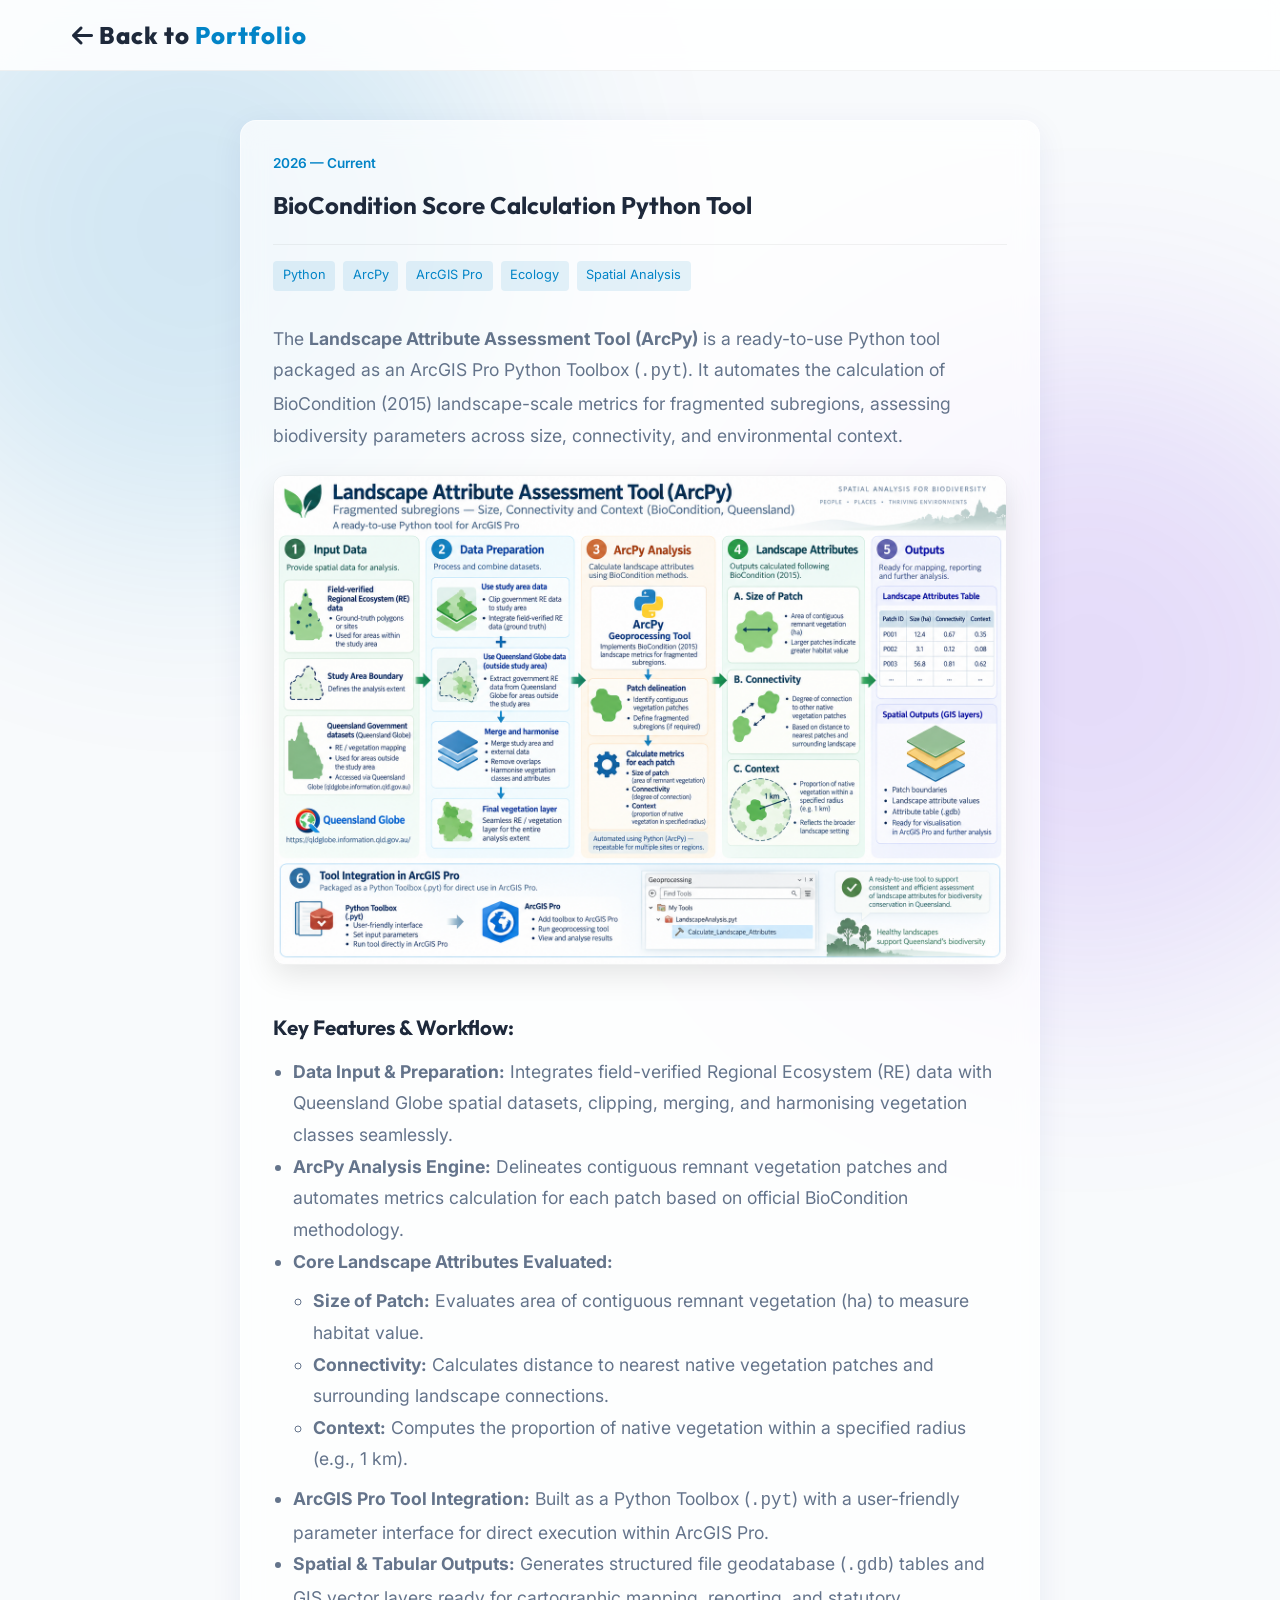
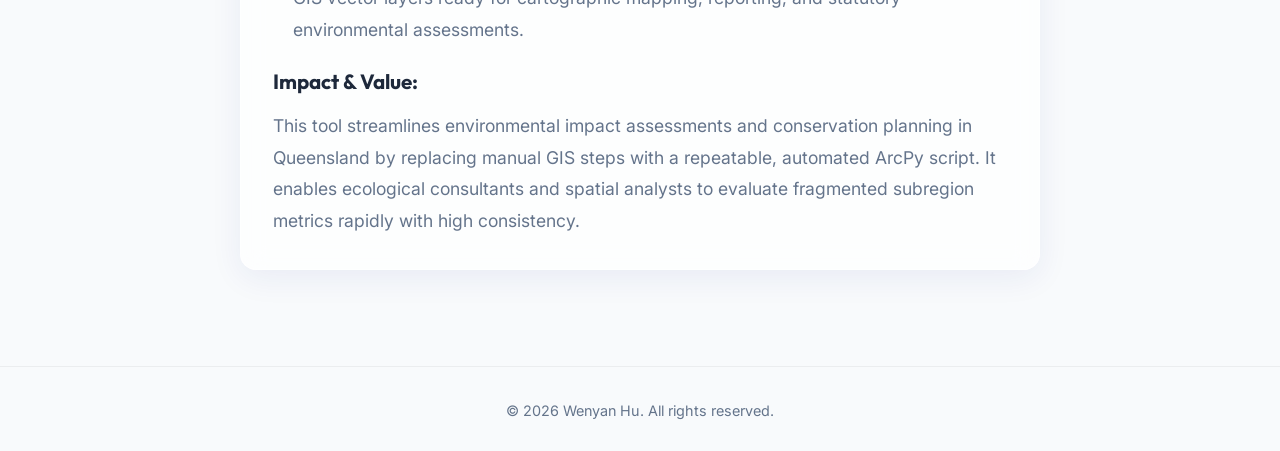
<file: biocondition.html>
<!DOCTYPE html>
<html lang="en">

<head>
    <meta charset="UTF-8">
    <meta name="viewport" content="width=device-width, initial-scale=1.0">
    <title>BioCondition Score Calculation Tool | Wenyan Hu</title>
    <meta name="description"
        content="Automated Python and ArcPy geoprocessing tool for ArcGIS Pro to calculate BioCondition landscape metrics by Wenyan Hu.">
    <link
        href="https://fonts.googleapis.com/css2?family=Inter:wght@300;400;500;600&family=Outfit:wght@400;600;800&display=swap"
        rel="stylesheet">
    <link rel="stylesheet" href="https://cdnjs.cloudflare.com/ajax/libs/font-awesome/6.4.0/css/all.min.css">
    <link rel="stylesheet" href="style.css">
</head>

<body>
    <!-- Simplified Navbar -->
    <nav class="navbar">
        <div class="nav-content">
            <a href="index.html#projects" class="logo"><i class="fas fa-arrow-left"></i> Back to
                <span>Portfolio</span></a>
        </div>
    </nav>

    <section class="section" style="padding-top: 120px; min-height: 100vh;">
        <div class="container">
            <div class="glass-card" style="max-width: 800px; margin: 0 auto;">
                <div class="project-year" style="color: var(--primary-color); font-weight: 600; margin-bottom: 1rem;">
                    2026 — Current</div>
                <h1 style="color: var(--text-color); font-family: var(--font-heading); margin-bottom: 1.5rem;">
                    BioCondition Score Calculation Python Tool</h1>

                <div class="project-tags" style="margin-bottom: 2rem;">
                    <span>Python</span><span>ArcPy</span><span>ArcGIS Pro</span><span>Ecology</span><span>Spatial
                        Analysis</span>
                </div>

                <div style="color: var(--text-muted); font-size: 1.1rem; line-height: 1.8;">
                    <p style="margin-bottom: 1.5rem;">
                        The <strong>Landscape Attribute Assessment Tool (ArcPy)</strong> is a ready-to-use Python tool
                        packaged as an ArcGIS Pro Python Toolbox (<code>.pyt</code>). It automates the calculation of
                        BioCondition (2015) landscape-scale metrics for fragmented subregions, assessing biodiversity
                        parameters across size, connectivity, and environmental context.
                    </p>

                    <!-- Main Project Image -->
                    <div style="margin-bottom: 2.5rem; text-align: center;">
                        <img src="photos/biocondition.png"
                            alt="BioCondition Score Calculation Tool Architecture & Workflow"
                            style="width: 100%; border-radius: 12px; box-shadow: 0 10px 30px rgba(0,0,0,0.1); border: 1px solid rgba(0,0,0,0.05);">
                    </div>

                    <h3 style="color: var(--text-color); margin-bottom: 1rem;">Key Features & Workflow:</h3>
                    <ul style="list-style-type: disc; margin-left: 20px; margin-bottom: 1.5rem;">
                        <li><strong>Data Input & Preparation:</strong> Integrates field-verified Regional Ecosystem (RE)
                            data with Queensland Globe spatial datasets, clipping, merging, and harmonising vegetation
                            classes seamlessly.</li>
                        <li><strong>ArcPy Analysis Engine:</strong> Delineates contiguous remnant vegetation patches and
                            automates metrics calculation for each patch based on official BioCondition methodology.
                        </li>
                        <li><strong>Core Landscape Attributes Evaluated:</strong>
                            <ul
                                style="list-style-type: circle; margin-left: 20px; margin-top: 0.5rem; margin-bottom: 0.5rem;">
                                <li><strong>Size of Patch:</strong> Evaluates area of contiguous remnant vegetation (ha)
                                    to measure habitat value.</li>
                                <li><strong>Connectivity:</strong> Calculates distance to nearest native vegetation
                                    patches and surrounding landscape connections.</li>
                                <li><strong>Context:</strong> Computes the proportion of native vegetation within a
                                    specified radius (e.g., 1 km).</li>
                            </ul>
                        </li>
                        <li><strong>ArcGIS Pro Tool Integration:</strong> Built as a Python Toolbox (<code>.pyt</code>)
                            with a user-friendly parameter interface for direct execution within ArcGIS Pro.</li>
                        <li><strong>Spatial & Tabular Outputs:</strong> Generates structured file geodatabase
                            (<code>.gdb</code>) tables and GIS vector layers ready for cartographic mapping, reporting,
                            and statutory environmental assessments.</li>
                    </ul>

                    <h3 style="color: var(--text-color); margin-bottom: 1rem;">Impact & Value:</h3>
                    <p>
                        This tool streamlines environmental impact assessments and conservation planning in Queensland
                        by replacing manual GIS steps with a repeatable, automated ArcPy script. It enables ecological
                        consultants and spatial analysts to evaluate fragmented subregion metrics rapidly with high
                        consistency.
                    </p>
                </div>
            </div>
        </div>
    </section>

    <footer>
        <div class="container text-center">
            <p>&copy; <span id="year"></span> Wenyan Hu. All rights reserved.</p>
        </div>
    </footer>
    <script src="script.js"></script>
    <script>
        document.getElementById('year').textContent = new Date().getFullYear();
    </script>
</body>

</html>
</file>
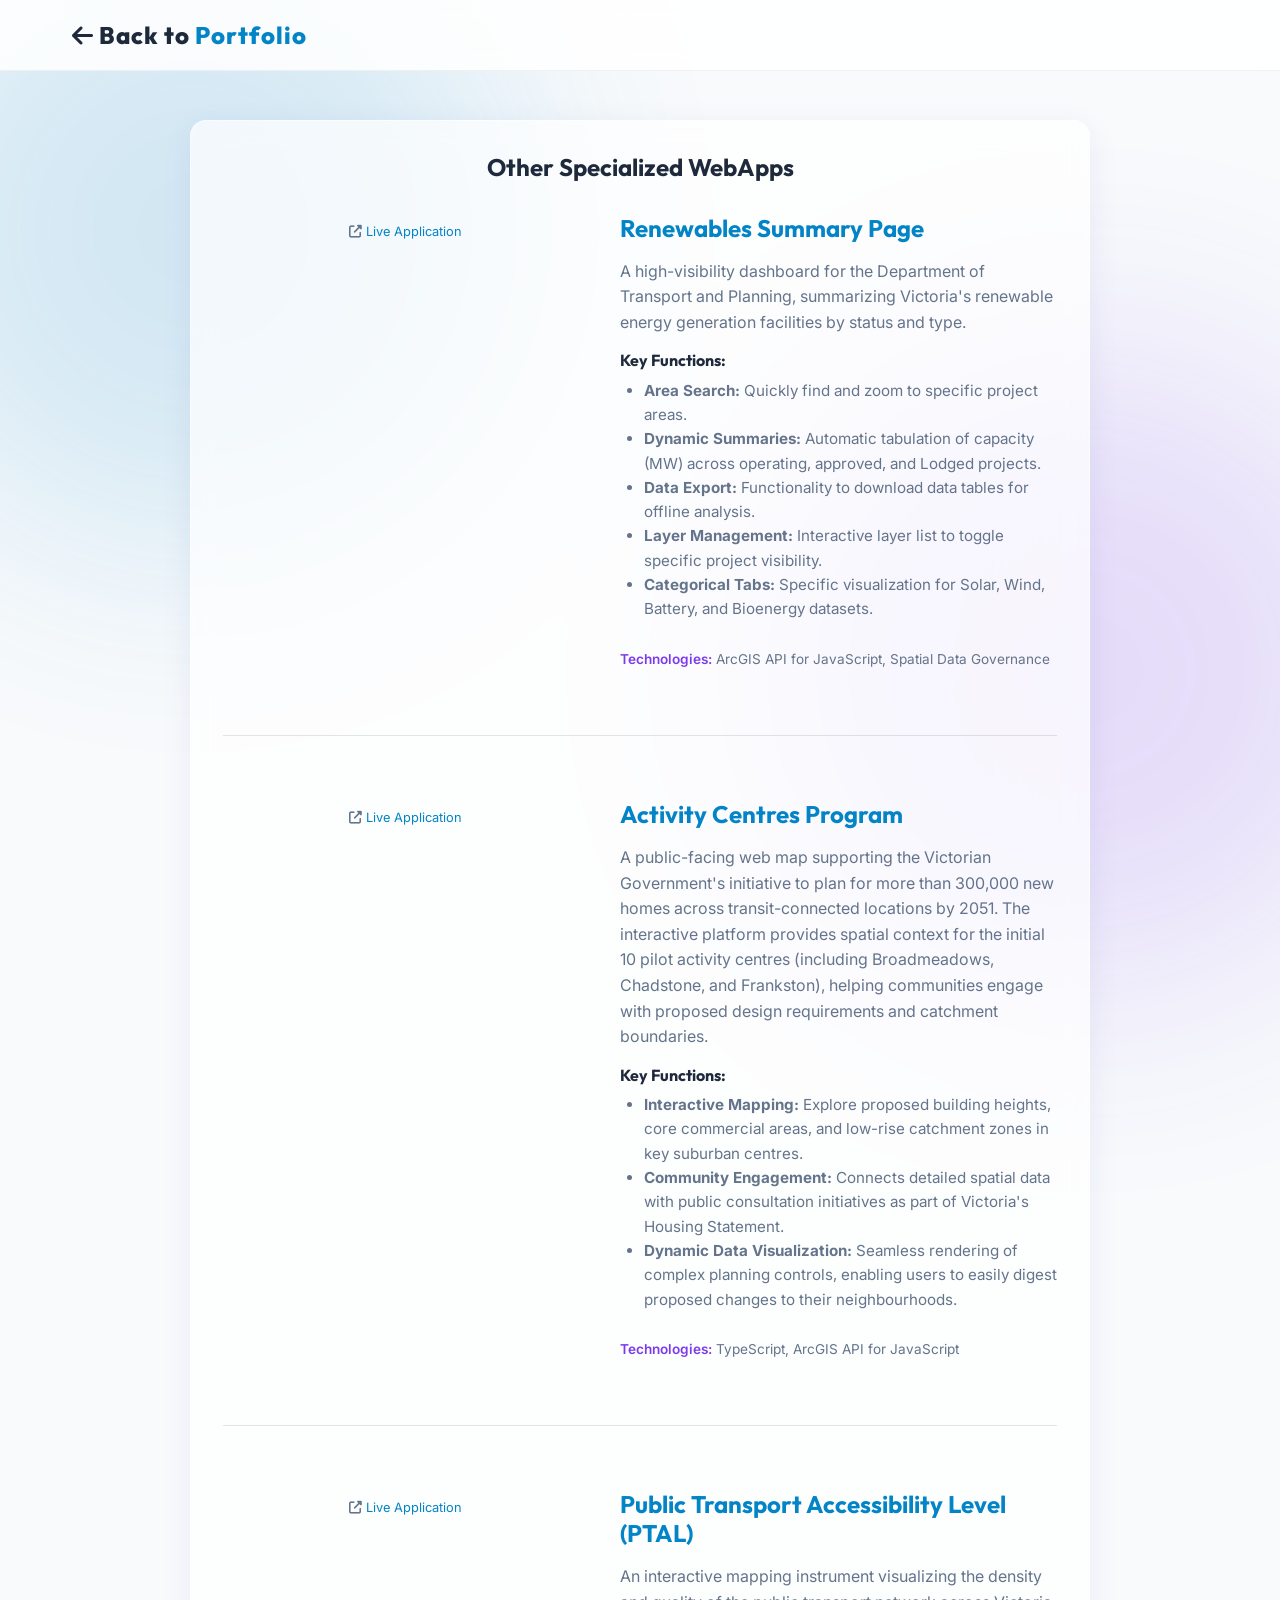
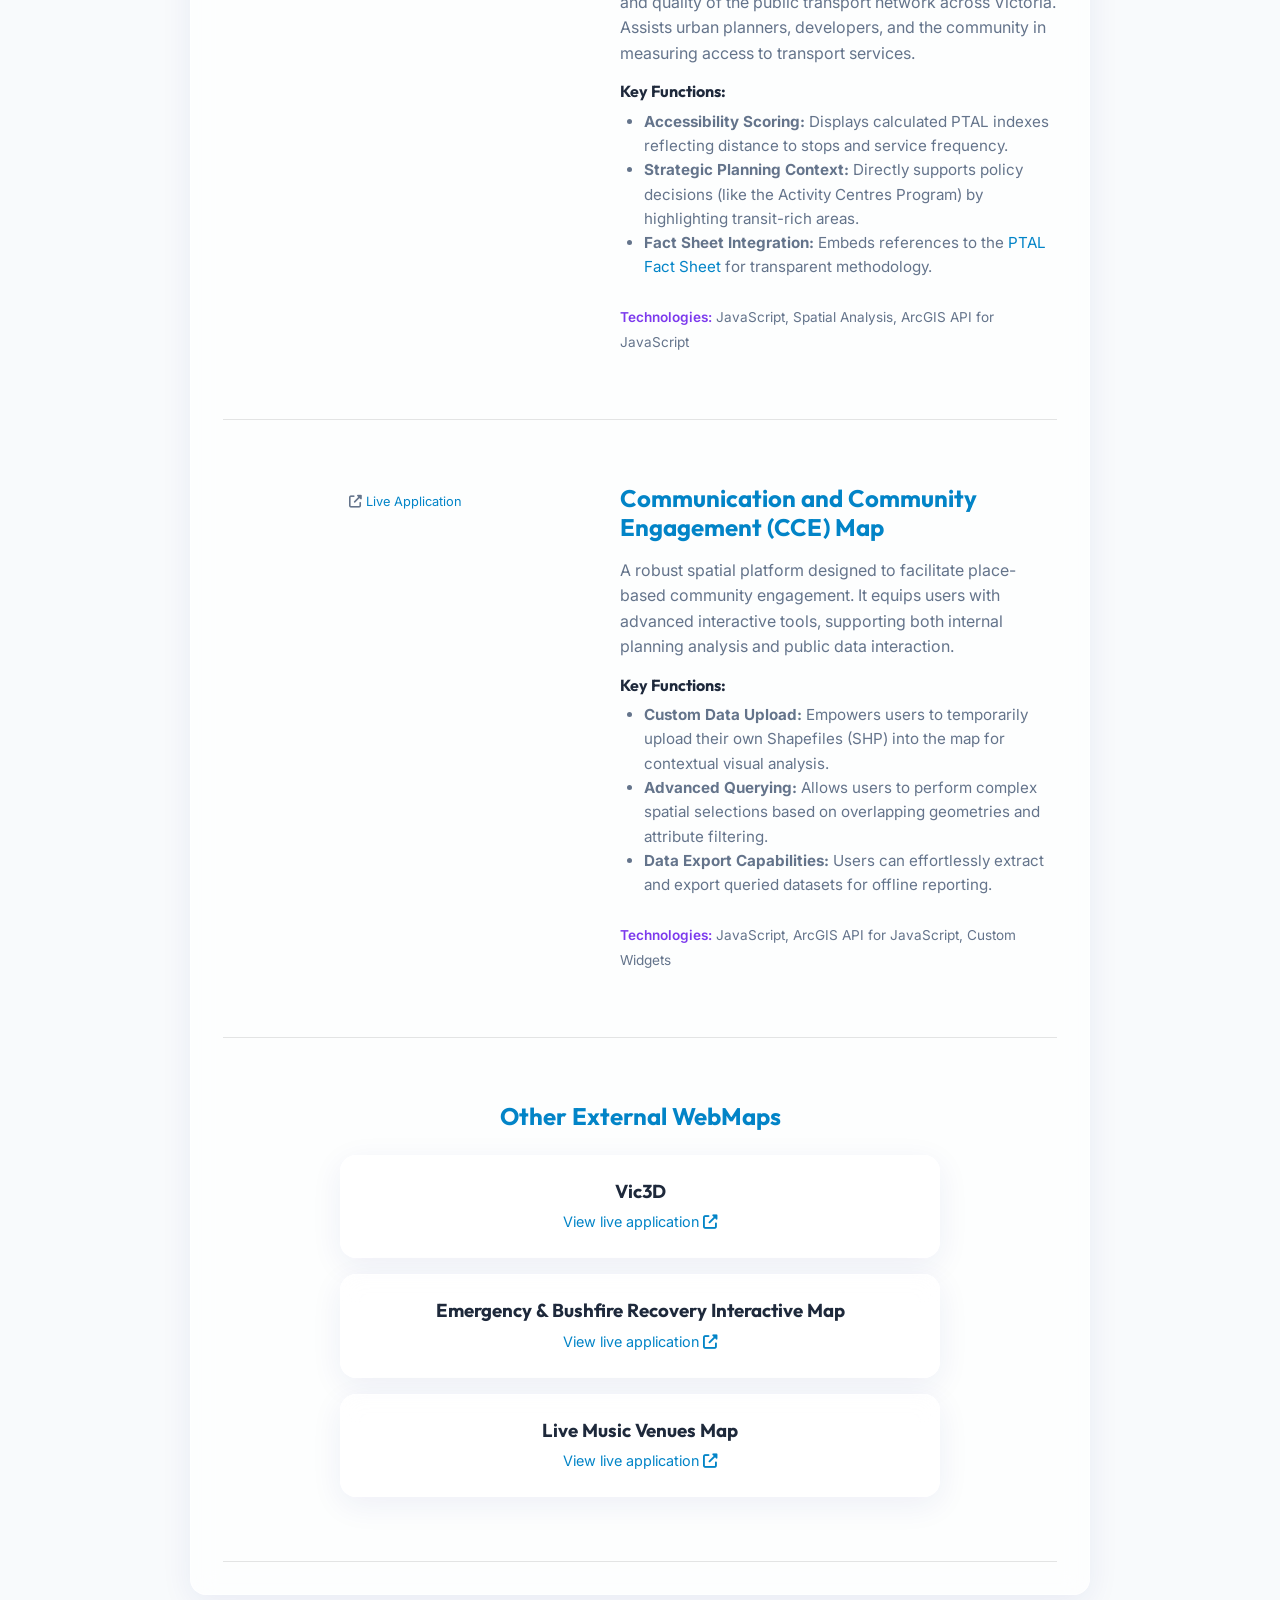
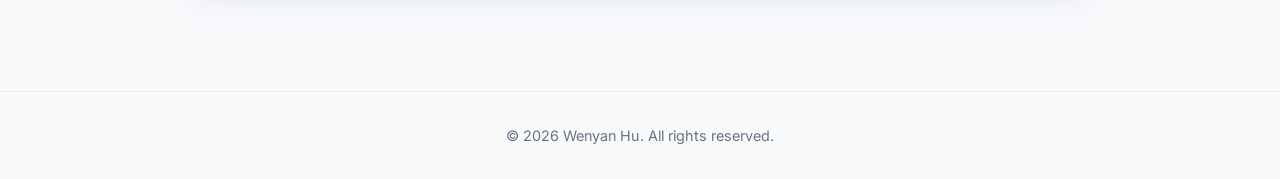
<file: other-webapps.html>
<!DOCTYPE html>
<html lang="en">

<head>
    <meta charset="UTF-8">
    <meta name="viewport" content="width=device-width, initial-scale=1.0">
    <title>Other WebApps Portfolio | Wenyan Hu</title>
    <meta name="description"
        content="A collection of specialized GIS web applications, dashboards, and administrative tools developed by Wenyan Hu.">
    <link
        href="https://fonts.googleapis.com/css2?family=Inter:wght@300;400;500;600&family=Outfit:wght@400;600;800&display=swap"
        rel="stylesheet">
    <link rel="stylesheet" href="https://cdnjs.cloudflare.com/ajax/libs/font-awesome/6.4.0/css/all.min.css">
    <link rel="stylesheet" href="style.css">
</head>

<body>
    <!-- Simplified Navbar -->
    <nav class="navbar">
        <div class="nav-content">
            <a href="index.html#projects" class="logo"><i class="fas fa-arrow-left"></i> Back to
                <span>Portfolio</span></a>
        </div>
    </nav>

    <section class="section" style="padding-top: 120px; min-height: 100vh;">
        <div class="container">
            <div class="glass-card" style="max-width: 900px; margin: 0 auto;">
                <h1
                    style="color: var(--text-color); font-family: var(--font-heading); margin-bottom: 2rem; text-align: center;">
                    Other Specialized WebApps</h1>

                <!-- Project Items List -->
                <div class="webapps-list" style="display: flex; flex-direction: column; gap: 4rem;">

                    <!-- App Item 1: Renewables Summary -->
                    <div class="webapp-item animate-on-scroll">
                        <div style="display: grid; grid-template-columns: 1fr 1.2fr; gap: 2rem; align-items: start;">
                            <div class="webapp-screenshot">
                                <a href="https://spatial.planning.vic.gov.au/planningwebmaps/renewablessummary.html"
                                    target="_blank" rel="noopener noreferrer">
                                </a>
                                <p
                                    style="font-size: 0.8rem; text-align: center; margin-top: 0.5rem; color: var(--text-muted);">
                                    <i class="fas fa-external-link-alt"></i> <a
                                        href="https://spatial.planning.vic.gov.au/planningwebmaps/renewablessummary.html"
                                        target="_blank">Live Application</a>
                                </p>
                            </div>
                            <div class="webapp-details">
                                <h2 style="color: var(--primary-color); margin-bottom: 1rem;">Renewables Summary Page
                                </h2>
                                <p style="color: var(--text-muted); margin-bottom: 1rem;">
                                    A high-visibility dashboard for the Department of Transport and Planning,
                                    summarizing Victoria's renewable energy generation facilities by status and type.
                                </p>
                                <h3 style="font-size: 1rem; color: var(--text-color); margin-bottom: 0.5rem;">Key
                                    Functions:</h3>
                                <ul
                                    style="list-style-type: disc; margin-left: 1.5rem; color: var(--text-muted); font-size: 0.95rem;">
                                    <li><strong>Area Search:</strong> Quickly find and zoom to specific project areas.
                                    </li>
                                    <li><strong>Dynamic Summaries:</strong> Automatic tabulation of capacity (MW) across
                                        operating, approved, and Lodged projects.</li>
                                    <li><strong>Data Export:</strong> Functionality to download data tables for offline
                                        analysis.</li>
                                    <li><strong>Layer Management:</strong> Interactive layer list to toggle specific
                                        project visibility.</li>
                                    <li><strong>Categorical Tabs:</strong> Specific visualization for Solar, Wind,
                                        Battery, and Bioenergy datasets.</li>
                                </ul>
                                <div style="margin-top: 1.5rem;">
                                    <span
                                        style="font-size: 0.85rem; color: var(--accent-color); font-weight: 600;">Technologies:</span>
                                    <span style="font-size: 0.85rem; color: var(--text-muted);">ArcGIS API for
                                        JavaScript, Spatial Data Governance</span>
                                </div>
                            </div>
                        </div>
                    </div>

                    <hr style="border: 0; border-top: 1px solid rgba(0,0,0,0.1);">

                    <!-- App Item 2: Activity Centres Program -->
                    <div class="webapp-item animate-on-scroll">
                        <div style="display: grid; grid-template-columns: 1fr 1.2fr; gap: 2rem; align-items: start;">
                            <div class="webapp-screenshot">
                                <a href="https://spatial.planning.vic.gov.au/activitycentre/" target="_blank"
                                    rel="noopener noreferrer">
                                </a>
                                <p
                                    style="font-size: 0.8rem; text-align: center; margin-top: 0.5rem; color: var(--text-muted);">
                                    <i class="fas fa-external-link-alt"></i> <a
                                        href="https://spatial.planning.vic.gov.au/activitycentre/" target="_blank">Live
                                        Application</a>
                                </p>
                            </div>
                            <div class="webapp-details">
                                <h2 style="color: var(--primary-color); margin-bottom: 1rem;">Activity Centres Program
                                </h2>
                                <p style="color: var(--text-muted); margin-bottom: 1rem;">
                                    A public-facing web map supporting the Victorian Government's initiative to plan for
                                    more than 300,000 new homes across transit-connected locations by 2051. The
                                    interactive platform provides spatial context for the initial 10 pilot activity
                                    centres (including Broadmeadows, Chadstone, and Frankston), helping communities
                                    engage with proposed design requirements and catchment boundaries.
                                </p>
                                <h3 style="font-size: 1rem; color: var(--text-color); margin-bottom: 0.5rem;">Key
                                    Functions:</h3>
                                <ul
                                    style="list-style-type: disc; margin-left: 1.5rem; color: var(--text-muted); font-size: 0.95rem;">
                                    <li><strong>Interactive Mapping:</strong> Explore proposed building heights, core
                                        commercial areas, and low-rise catchment zones in key suburban centres.</li>
                                    <li><strong>Community Engagement:</strong> Connects detailed spatial data with
                                        public consultation initiatives as part of Victoria's Housing Statement.</li>
                                    <li><strong>Dynamic Data Visualization:</strong> Seamless rendering of complex
                                        planning controls, enabling users to easily digest proposed changes to their
                                        neighbourhoods.</li>
                                </ul>
                                <div style="margin-top: 1.5rem;">
                                    <span
                                        style="font-size: 0.85rem; color: var(--accent-color); font-weight: 600;">Technologies:</span>
                                    <span style="font-size: 0.85rem; color: var(--text-muted);">TypeScript, ArcGIS API
                                        for JavaScript</span>
                                </div>
                            </div>
                        </div>
                    </div>

                    <hr style="border: 0; border-top: 1px solid rgba(0,0,0,0.1);">

                    <!-- App Item 3: Public Transport Accessibility Level (PTAL) -->
                    <div class="webapp-item animate-on-scroll">
                        <div style="display: grid; grid-template-columns: 1fr 1.2fr; gap: 2rem; align-items: start;">
                            <div class="webapp-screenshot">
                                <a href="https://spatial.planning.vic.gov.au/planningwebmaps/ptal.html" target="_blank"
                                    rel="noopener noreferrer">
                                </a>
                                <p
                                    style="font-size: 0.8rem; text-align: center; margin-top: 0.5rem; color: var(--text-muted);">
                                    <i class="fas fa-external-link-alt"></i> <a
                                        href="https://spatial.planning.vic.gov.au/planningwebmaps/ptal.html"
                                        target="_blank">Live
                                        Application</a>
                                </p>
                            </div>
                            <div class="webapp-details">
                                <h2 style="color: var(--primary-color); margin-bottom: 1rem;">Public Transport
                                    Accessibility Level (PTAL)
                                </h2>
                                <p style="color: var(--text-muted); margin-bottom: 1rem;">
                                    An interactive mapping instrument visualizing the density and quality of the public
                                    transport network across Victoria. Assists urban planners, developers, and the
                                    community in measuring access to transport services.
                                </p>
                                <h3 style="font-size: 1rem; color: var(--text-color); margin-bottom: 0.5rem;">Key
                                    Functions:</h3>
                                <ul
                                    style="list-style-type: disc; margin-left: 1.5rem; color: var(--text-muted); font-size: 0.95rem;">
                                    <li><strong>Accessibility Scoring:</strong> Displays calculated PTAL indexes
                                        reflecting distance to stops and service frequency.</li>
                                    <li><strong>Strategic Planning Context:</strong> Directly supports policy decisions
                                        (like the Activity Centres Program) by highlighting transit-rich areas.</li>
                                    <li><strong>Fact Sheet Integration:</strong> Embeds references to the <a
                                            href="https://www.planning.vic.gov.au/__data/assets/pdf_file/0033/762738/PTAL-Fact-Sheet-December-2025.pdf"
                                            target="_blank" style="color: var(--primary-color);">PTAL Fact Sheet</a> for
                                        transparent methodology.</li>
                                </ul>
                                <div style="margin-top: 1.5rem;">
                                    <span
                                        style="font-size: 0.85rem; color: var(--accent-color); font-weight: 600;">Technologies:</span>
                                    <span style="font-size: 0.85rem; color: var(--text-muted);">JavaScript, Spatial
                                        Analysis, ArcGIS API for JavaScript</span>
                                </div>
                            </div>
                        </div>
                    </div>

                    <hr style="border: 0; border-top: 1px solid rgba(0,0,0,0.1);">

                    <!-- App Item 4: Communication Engagement -->
                    <div class="webapp-item animate-on-scroll">
                        <div style="display: grid; grid-template-columns: 1fr 1.2fr; gap: 2rem; align-items: start;">
                            <div class="webapp-screenshot">
                                <a href="https://spatial.planning.vic.gov.au/planningwebmaps/cceplacebasedmap.html"
                                    target="_blank" rel="noopener noreferrer">
                                </a>
                                <p
                                    style="font-size: 0.8rem; text-align: center; margin-top: 0.5rem; color: var(--text-muted);">
                                    <i class="fas fa-external-link-alt"></i> <a
                                        href="https://spatial.planning.vic.gov.au/planningwebmaps/cceplacebasedmap.html"
                                        target="_blank">Live
                                        Application</a>
                                </p>
                            </div>
                            <div class="webapp-details">
                                <h2 style="color: var(--primary-color); margin-bottom: 1rem;">Communication and
                                    Community Engagement (CCE) Map
                                </h2>
                                <p style="color: var(--text-muted); margin-bottom: 1rem;">
                                    A robust spatial platform designed to facilitate place-based community engagement.
                                    It equips users with advanced interactive tools, supporting both internal planning
                                    analysis and public data interaction.
                                </p>
                                <h3 style="font-size: 1rem; color: var(--text-color); margin-bottom: 0.5rem;">Key
                                    Functions:</h3>
                                <ul
                                    style="list-style-type: disc; margin-left: 1.5rem; color: var(--text-muted); font-size: 0.95rem;">
                                    <li><strong>Custom Data Upload:</strong> Empowers users to temporarily upload their
                                        own Shapefiles (SHP) into the map for contextual visual analysis.</li>
                                    <li><strong>Advanced Querying:</strong> Allows users to perform complex spatial
                                        selections based on overlapping geometries and attribute filtering.</li>
                                    <li><strong>Data Export Capabilities:</strong> Users can effortlessly extract and
                                        export queried datasets for offline reporting.</li>
                                </ul>
                                <div style="margin-top: 1.5rem;">
                                    <span
                                        style="font-size: 0.85rem; color: var(--accent-color); font-weight: 600;">Technologies:</span>
                                    <span style="font-size: 0.85rem; color: var(--text-muted);">JavaScript, ArcGIS API
                                        for JavaScript, Custom Widgets</span>
                                </div>
                            </div>
                        </div>
                    </div>

                    <hr style="border: 0; border-top: 1px solid rgba(0,0,0,0.1);">

                    <!-- Other Mentionable WebMaps -->
                    <div class="webapp-item animate-on-scroll">
                        <h2 style="color: var(--primary-color); margin-bottom: 1.5rem; text-align: center;">Other
                            External WebMaps</h2>
                        <div
                            style="display: flex; flex-direction: column; gap: 1rem; align-items: center; max-width: 600px; margin: 0 auto;">

                            <a href="https://www.planning.vic.gov.au/guides-and-resources/council-resources/planning-in-3d/vic3d"
                                target="_blank" class="glass-card"
                                style="width: 100%; text-align: center; text-decoration: none; padding: 1.5rem; transition: transform 0.3s ease;">
                                <h3 style="color: var(--text-color); margin-bottom: 0.5rem;">Vic3D</h3>
                                <p style="color: var(--primary-color); font-size: 0.9rem;">View live application <i
                                        class="fas fa-external-link-alt"></i></p>
                            </a>

                            <a href="https://spatial.planning.vic.gov.au/planningwebmaps/ebrp.html" target="_blank"
                                class="glass-card"
                                style="width: 100%; text-align: center; text-decoration: none; padding: 1.5rem; transition: transform 0.3s ease;">
                                <h3 style="color: var(--text-color); margin-bottom: 0.5rem;">Emergency & Bushfire
                                    Recovery Interactive Map</h3>
                                <p style="color: var(--primary-color); font-size: 0.9rem;">View live application <i
                                        class="fas fa-external-link-alt"></i></p>
                            </a>

                            <a href="https://spatial.planning.vic.gov.au/planningwebmaps/livemusicvenue.html"
                                target="_blank" class="glass-card"
                                style="width: 100%; text-align: center; text-decoration: none; padding: 1.5rem; transition: transform 0.3s ease;">
                                <h3 style="color: var(--text-color); margin-bottom: 0.5rem;">Live Music Venues Map</h3>
                                <p style="color: var(--primary-color); font-size: 0.9rem;">View live application <i
                                        class="fas fa-external-link-alt"></i></p>
                            </a>

                        </div>
                    </div>

                    <!-- App Item 5: Asset Management Tool -->
                    <!-- <div class="webapp-item animate-on-scroll">
                        <div style="display: grid; grid-template-columns: 1.2fr 1fr; gap: 2rem; align-items: start;">
                            <div class="webapp-details">
                                <h2 style="color: var(--primary-color); margin-bottom: 1rem;">Asset Management Dashboard
                                </h2>
                                <p style="color: var(--text-muted); margin-bottom: 1rem;">
                                    An internal tool designed for monitoring the distribution and lifecycle of critical
                                    GIS assets and enterprise spatial services.
                                </p>
                                <h3 style="font-size: 1rem; color: var(--text-color); margin-bottom: 0.5rem;">Key
                                    Functions:</h3>
                                <ul
                                    style="list-style-type: disc; margin-left: 1.5rem; color: var(--text-muted); font-size: 0.95rem;">
                                    <li>Real-time monitoring of service uptime and request latency.</li>
                                    <li>Automated inventory of geodatabase features and metadata.</li>
                                    <li>User activity logging and administrative reporting.</li>
                                </ul>
                                <div style="margin-top: 1.5rem;">
                                    <span
                                        style="font-size: 0.85rem; color: var(--accent-color); font-weight: 600;">Technologies:</span>
                                    <span style="font-size: 0.85rem; color: var(--text-muted);">JavaScript, ArcGIS Maps
                                        SDK, Node.js</span>
                                </div>
                            </div>
                            <div class="webapp-screenshot">
                                <img src="https://images.unsplash.com/photo-1551288049-bebda4e38f71?q=80&w=800&auto=format&fit=crop"
                                    alt="Dashboard Screenshot"
                                    style="width: 100%; border-radius: 12px; box-shadow: 0 5px 15px rgba(0,0,0,0.1); border: 1px solid rgba(0,0,0,0.05);">
                            </div>
                        </div>
                    </div> -->

                    <hr style="border: 0; border-top: 1px solid rgba(0,0,0,0.1);">

                    <!-- App Item 3: Heritage Data Viewer -->
                    <!-- <div class="webapp-item animate-on-scroll">
                        <div style="display: grid; grid-template-columns: 1fr 1.2fr; gap: 2rem; align-items: start;">
                            <div class="webapp-screenshot">
                                <img src="https://images.unsplash.com/photo-1599394022918-6c276a570aba?q=80&w=800&auto=format&fit=crop"
                                    alt="Heritage Viewer"
                                    style="width: 100%; border-radius: 12px; box-shadow: 0 5px 15px rgba(0,0,0,0.1); border: 1px solid rgba(0,0,0,0.05);">
                            </div>
                            <div class="webapp-details">
                                <h2 style="color: var(--primary-color); margin-bottom: 1rem;">Heritage & Cultural Hub
                                </h2>
                                <p style="color: var(--text-muted); margin-bottom: 1rem;">
                                    A public-facing or internal spatial viewer for exploring historical and cultural
                                    data layers with advanced filtering options.
                                </p>
                                <h3 style="font-size: 1rem; color: var(--text-color); margin-bottom: 0.5rem;">Key
                                    Functions:</h3>
                                <ul
                                    style="list-style-type: disc; margin-left: 1.5rem; color: var(--text-muted); font-size: 0.95rem;">
                                    <li>Categorical filtering of heritage site types and significance.</li>
                                    <li>High-resolution basemap integration with historical overlays.</li>
                                    <li>Direct link to administrative records for planning permit assessments.</li>
                                </ul>
                                <div style="margin-top: 1.5rem;">
                                    <span
                                        style="font-size: 0.85rem; color: var(--accent-color); font-weight: 600;">Technologies:</span>
                                    <span style="font-size: 0.85rem; color: var(--text-muted);">Web AppBuilder, Custom
                                        Widgets, SQL Server</span>
                                </div>
                            </div>
                        </div>
                    </div> -->

                </div>
            </div>
        </div>
    </section>

    <footer>
        <div class="container text-center">
            <p>&copy; <span id="year"></span> Wenyan Hu. All rights reserved.</p>
        </div>
    </footer>
    <script src="script.js"></script>
    <script>
        document.getElementById('year').textContent = new Date().getFullYear();
    </script>
</body>

</html>
</file>
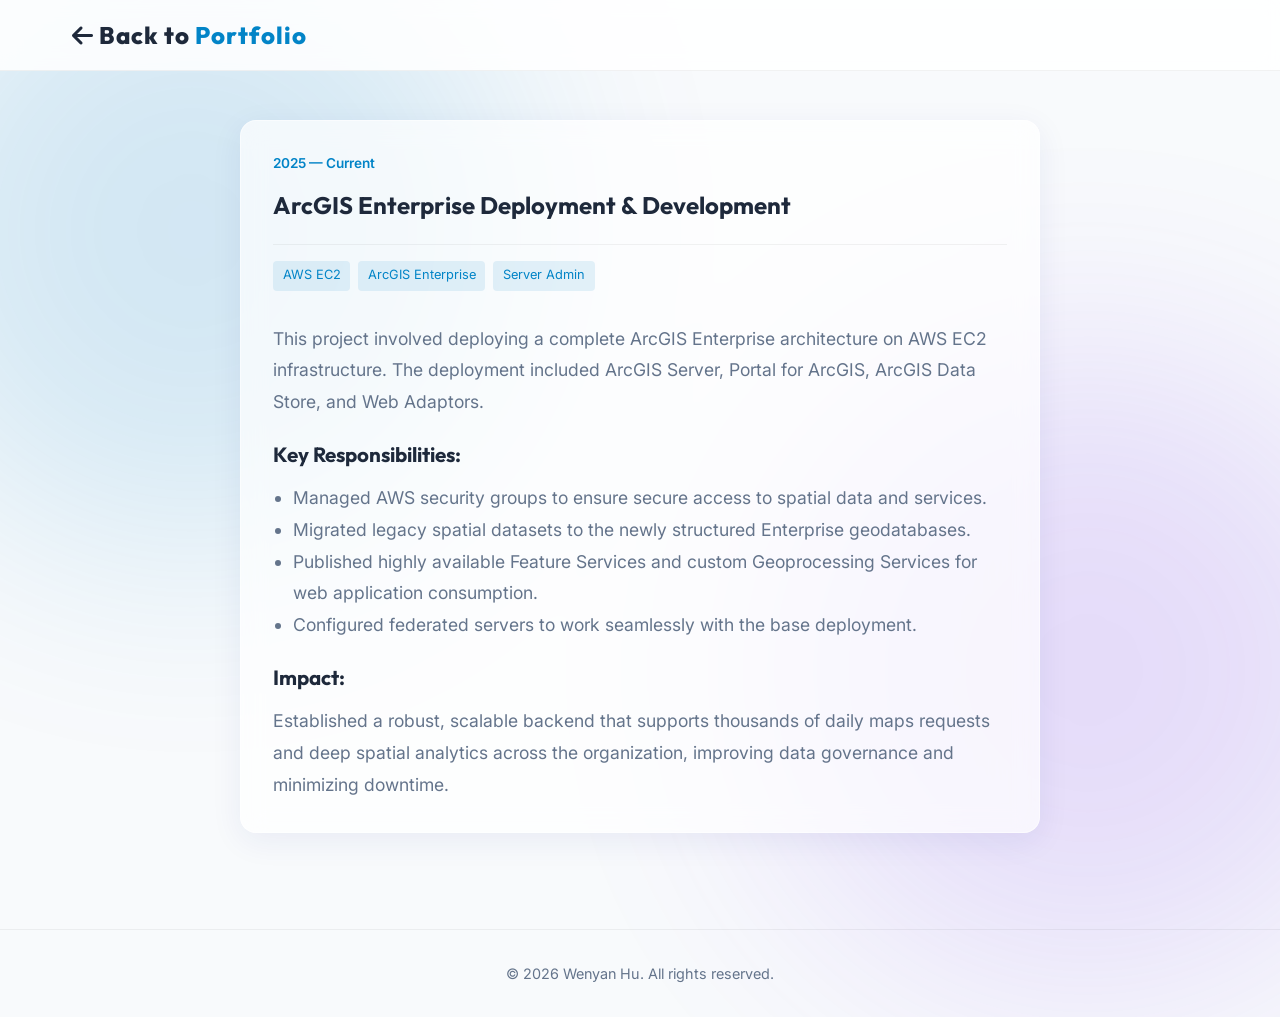
<file: project-arcgis.html>
<!DOCTYPE html>
<html lang="en">
<head>
    <meta charset="UTF-8">
    <meta name="viewport" content="width=device-width, initial-scale=1.0">
    <title>ArcGIS Enterprise Deployment | Wenyan Hu</title>
    <link href="https://fonts.googleapis.com/css2?family=Inter:wght@300;400;500;600&family=Outfit:wght@400;600;800&display=swap" rel="stylesheet">
    <link rel="stylesheet" href="https://cdnjs.cloudflare.com/ajax/libs/font-awesome/6.4.0/css/all.min.css">
    <link rel="stylesheet" href="style.css">
</head>
<body>
    <!-- Simplified Navbar -->
    <nav class="navbar">
        <div class="nav-content">
            <a href="index.html#projects" class="logo"><i class="fas fa-arrow-left"></i> Back to <span>Portfolio</span></a>
        </div>
    </nav>

    <section class="section" style="padding-top: 120px; min-height: 100vh;">
        <div class="container">
            <div class="glass-card" style="max-width: 800px; margin: 0 auto;">
                <div class="project-year" style="color: var(--primary-color); font-weight: 600; margin-bottom: 1rem;">2025 — Current</div>
                <h1 style="color: var(--text-color); font-family: var(--font-heading); margin-bottom: 1.5rem;">ArcGIS Enterprise Deployment & Development</h1>
                
                <div class="project-tags" style="margin-bottom: 2rem;">
                    <span>AWS EC2</span><span>ArcGIS Enterprise</span><span>Server Admin</span>
                </div>

                <div style="color: var(--text-muted); font-size: 1.1rem; line-height: 1.8;">
                    <p style="margin-bottom: 1.5rem;">
                        This project involved deploying a complete ArcGIS Enterprise architecture on AWS EC2 infrastructure. The deployment included ArcGIS Server, Portal for ArcGIS, ArcGIS Data Store, and Web Adaptors.
                    </p>
                    <h3 style="color: var(--text-color); margin-bottom: 1rem;">Key Responsibilities:</h3>
                    <ul style="list-style-type: disc; margin-left: 20px; margin-bottom: 1.5rem;">
                        <li>Managed AWS security groups to ensure secure access to spatial data and services.</li>
                        <li>Migrated legacy spatial datasets to the newly structured Enterprise geodatabases.</li>
                        <li>Published highly available Feature Services and custom Geoprocessing Services for web application consumption.</li>
                        <li>Configured federated servers to work seamlessly with the base deployment.</li>
                    </ul>
                    <h3 style="color: var(--text-color); margin-bottom: 1rem;">Impact:</h3>
                    <p>
                        Established a robust, scalable backend that supports thousands of daily maps requests and deep spatial analytics across the organization, improving data governance and minimizing downtime.
                    </p>
                </div>
            </div>
        </div>
    </section>

    <footer>
        <div class="container text-center">
            <p>&copy; <span id="year"></span> Wenyan Hu. All rights reserved.</p>
        </div>
    </footer>
    <script>
        document.getElementById('year').textContent = new Date().getFullYear();
    </script>
</body>
</html>
</file>
<file: style.css>
:root {
    /* Color Palette - Light Theme */
    --bg-color: #f8fafc; /* Very light slate */
    --bg-color-alt: #ffffff; /* Pure white */
    --text-color: #1e293b; /* Dark slate */
    --text-muted: #64748b; /* Slate grey */
    --primary-color: #0284c7; /* Sky blue (slightly darker for contrast) */
    --primary-hover: #0369a1;
    --accent-color: #7c3aed; /* Vibrant purple */
    
    /* Typography */
    --font-sans: 'Inter', system-ui, -apple-system, sans-serif;
    --font-heading: 'Outfit', sans-serif;
    
    /* Layout */
    --max-width: 1200px;
    --section-spacing: 6rem;
    --border-radius: 16px;
    
    /* Glassmorphism - Adjusted for light mode */
    --glass-bg: rgba(255, 255, 255, 0.7);
    --glass-border: rgba(255, 255, 255, 0.5);
    --glass-shadow: 0 8px 32px 0 rgba(31, 38, 135, 0.07);
}

* {
    margin: 0;
    padding: 0;
    box-sizing: border-box;
}

html {
    scroll-behavior: smooth;
}

body {
    background-color: var(--bg-color);
    color: var(--text-color);
    font-family: var(--font-sans);
    line-height: 1.6;
    overflow-x: hidden;
    position: relative;
}

/* Gradient Background blobs */
body::before, body::after {
    content: '';
    position: fixed;
    width: 50vw;
    height: 50vw;
    border-radius: 50%;
    z-index: -1;
    filter: blur(120px);
    opacity: 0.15;
    pointer-events: none;
}
body::before {
    top: -10%;
    left: -10%;
    background: var(--primary-color);
}
body::after {
    bottom: -10%;
    right: -10%;
    background: var(--accent-color);
}

h1, h2, h3, h4, h5, h6 {
    font-family: var(--font-heading);
    line-height: 1.2;
}

a {
    color: var(--primary-color);
    text-decoration: none;
    transition: color 0.3s ease;
}
a:hover {
    color: var(--primary-hover);
}

ul {
    list-style: none;
}

.container {
    max-width: var(--max-width);
    margin: 0 auto;
    padding: 0 2rem;
}

.section {
    padding: var(--section-spacing) 0;
}
.alt-bg {
    background-color: var(--bg-color-alt);
    border-top: 1px solid rgba(0,0,0,0.05);
    border-bottom: 1px solid rgba(0,0,0,0.05);
}

.text-center { text-align: center; }
.mb-sm { margin-bottom: 1rem; }
.mt-sm { margin-top: 1rem; }

/* typography helpers */
.section-title {
    font-size: 2.5rem;
    margin-bottom: 3rem;
    text-align: center;
    position: relative;
    display: inline-block;
    left: 50%;
    transform: translateX(-50%);
}
.section-title::after {
    content: '';
    position: absolute;
    bottom: -10px;
    left: 20%;
    width: 60%;
    height: 3px;
    background: linear-gradient(90deg, transparent, var(--primary-color), transparent);
    border-radius: 2px;
}

/* Glass Card */
.glass-card {
    background: var(--glass-bg);
    backdrop-filter: blur(12px);
    -webkit-backdrop-filter: blur(12px);
    border: 1px solid var(--glass-border);
    border-radius: var(--border-radius);
    padding: 2rem;
    box-shadow: var(--glass-shadow);
    transition: transform 0.3s ease, box-shadow 0.3s ease, border-color 0.3s ease;
}
.glass-card:hover {
    transform: translateY(-5px);
    border-color: rgba(255, 255, 255, 0.8);
    box-shadow: 0 12px 40px 0 rgba(31, 38, 135, 0.12);
}

/* Buttons */
.btn-primary, .btn-secondary {
    display: inline-block;
    padding: 0.8rem 1.8rem;
    border-radius: 30px;
    font-weight: 600;
    transition: all 0.3s ease;
    cursor: pointer;
    font-family: var(--font-heading);
}

.btn-primary {
    background: linear-gradient(135deg, var(--primary-color), var(--accent-color));
    color: #fff;
    border: none;
    box-shadow: 0 4px 15px rgba(14, 165, 233, 0.3);
}
.btn-primary:hover {
    transform: translateY(-2px);
    box-shadow: 0 6px 20px rgba(14, 165, 233, 0.5);
    color: #fff;
}

.btn-secondary {
    background: transparent;
    color: var(--text-color);
    border: 2px solid var(--primary-color);
}
.btn-secondary:hover {
    background: var(--primary-color);
    color: #ffffff;
}

/* Navigation */
.navbar {
    position: fixed;
    top: 0;
    width: 100%;
    z-index: 1000;
    background: rgba(255, 255, 255, 0.85);
    backdrop-filter: blur(10px);
    -webkit-backdrop-filter: blur(10px);
    border-bottom: 1px solid rgba(0,0,0,0.05);
    transition: all 0.3s ease;
}
.nav-content {
    max-width: var(--max-width);
    margin: 0 auto;
    padding: 1rem 2rem;
    display: flex;
    justify-content: space-between;
    align-items: center;
}
.logo {
    font-family: var(--font-heading);
    font-weight: 800;
    font-size: 1.5rem;
    color: var(--text-color);
    letter-spacing: 1px;
}
.logo span {
    color: var(--primary-color);
}
.nav-links {
    display: flex;
    gap: 2rem;
    align-items: center;
}
.nav-links a {
    color: var(--text-muted);
    font-weight: 500;
    font-size: 0.95rem;
}
.nav-links a:hover {
    color: var(--text-color);
}
.nav-links .btn-primary {
    color: #fff;
    padding: 0.5rem 1.2rem;
}
.menu-toggle {
    display: none;
    font-size: 1.5rem;
    color: var(--text-color);
    cursor: pointer;
}

/* Hero Section */
.hero {
    min-height: 100vh;
    display: flex;
    align-items: center;
    justify-content: space-between;
    position: relative;
    padding: 6rem 2rem 2rem;
    max-width: var(--max-width);
    margin: 0 auto;
    gap: 4rem;
}
.hero-content {
    flex: 1.2;
    z-index: 2;
}
.hero-image-container {
    flex: 1;
    display: flex;
    justify-content: center;
    align-items: center;
    z-index: 2;
    width: 100%;
    max-width: 450px;
}
.hero-collage {
    display: grid;
    grid-template-columns: 1fr 1fr;
    grid-template-rows: 1fr 1fr;
    gap: 1rem;
    width: 100%;
    aspect-ratio: 1 / 1;
}
.collage-img {
    width: 100%;
    height: 100%;
    object-fit: cover;
    border-radius: 20px;
    border: 3px solid var(--glass-bg);
    box-shadow: 0 8px 24px rgba(2, 132, 199, 0.15);
    transition: transform 0.3s ease, box-shadow 0.3s ease;
}
.collage-img:hover {
    transform: scale(1.05);
    box-shadow: 0 12px 32px rgba(2, 132, 199, 0.3);
    z-index: 10;
}
.img-1 { border-top-left-radius: 50%; }
.img-4 { border-bottom-right-radius: 50%; }
.greeting {
    color: var(--primary-color);
    font-size: 1.2rem;
    margin-bottom: 1rem;
    letter-spacing: 2px;
    text-transform: uppercase;
}
.name {
    font-size: 5rem;
    font-weight: 800;
    margin-bottom: 0.5rem;
    color: var(--text-color); /* Changed from white to text color */
    line-height: 1.1;
}
.name .name-dot {
    color: var(--primary-color);
}
.role {
    font-size: 2rem;
    color: var(--text-muted);
    margin-bottom: 1.5rem;
    font-weight: 400;
}
.hero-desc {
    font-size: 1.1rem;
    color: var(--text-muted);
    margin-bottom: 2.5rem;
    max-width: 600px;
}
.hero-actions {
    display: flex;
    gap: 1rem;
}

/* About Section */
.about-grid {
    display: grid;
    grid-template-columns: 3fr 2fr;
    gap: 2rem;
}
.about-text p {
    margin-bottom: 1.2rem;
    font-size: 1.05rem;
    color: var(--text-muted);
}
.about-stats {
    display: flex;
    flex-direction: column;
    gap: 1.5rem;
}
.stat-card {
    text-align: center;
    padding: 1.5rem;
}
.stat-card i {
    font-size: 2rem;
    color: var(--primary-color);
    margin-bottom: 1rem;
}
.stat-card h3 {
    margin-bottom: 0.5rem;
    color: var(--text-color);
}
.stat-card p {
    font-size: 0.9rem;
    color: var(--text-muted);
}

/* Skills Section */
.skills-grid {
    display: grid;
    grid-template-columns: repeat(auto-fit, minmax(250px, 1fr));
    gap: 2rem;
}
.skill-category {
    padding: 2rem;
}
.skill-header {
    display: flex;
    align-items: center;
    gap: 1rem;
    margin-bottom: 1.5rem;
}
.skill-header i {
    font-size: 1.8rem;
    color: var(--primary-color);
}
.skill-tags {
    display: flex;
    flex-wrap: wrap;
    gap: 0.8rem;
}
.tag {
    background: rgba(14, 165, 233, 0.1);
    color: var(--primary-color);
    border: 1px solid rgba(14, 165, 233, 0.2);
    padding: 0.4rem 0.8rem;
    border-radius: 20px;
    font-size: 0.85rem;
    font-weight: 500;
}

/* Experience & Education Timeline */
.timeline {
    position: relative;
    max-width: 800px;
    margin: 0 auto;
}
.timeline::before {
    content: '';
    position: absolute;
    top: 0;
    bottom: 0;
    left: 20px;
    width: 2px;
    background: var(--glass-border);
}
.timeline-item {
    position: relative;
    margin-left: 60px;
    margin-bottom: 2rem;
    padding: 2rem;
}
.timeline-dot {
    position: absolute;
    top: 2rem;
    left: -48px;
    width: 20px;
    height: 20px;
    border-radius: 50%;
    background: var(--primary-color);
    border: 4px solid #fff;
    box-shadow: 0 0 0 2px var(--primary-color);
    z-index: 10;
}
.timeline-dot.alt {
    background: var(--accent-color);
    box-shadow: 0 0 0 2px var(--accent-color);
}
.timeline-date {
    font-size: 0.9rem;
    color: var(--primary-color);
    font-weight: 600;
    margin-bottom: 0.5rem;
}
.timeline-content h3 {
    font-size: 1.3rem;
    color: var(--text-color);
    margin-bottom: 0.3rem;
}
.timeline-content h4 {
    font-size: 1rem;
    color: var(--text-muted);
    font-weight: 400;
    margin-bottom: 1rem;
}
.timeline-content h4 i {
    margin-right: 0.5rem;
}
.timeline-content p {
    color: var(--text-muted);
    font-size: 0.95rem;
}

/* Projects Section */
.projects-grid {
    display: grid;
    grid-template-columns: repeat(auto-fit, minmax(320px, 1fr));
    gap: 2rem;
}
.project-card {
    display: flex;
    flex-direction: column;
}
.project-year {
    font-size: 0.85rem;
    color: var(--accent-color);
    font-weight: 600;
    margin-bottom: 0.5rem;
}
.project-card h3 {
    font-size: 1.25rem;
    color: var(--text-color);
    margin-bottom: 1rem;
}
.project-card p {
    color: var(--text-muted);
    font-size: 0.95rem;
    margin-bottom: 1.5rem;
    flex-grow: 1;
}
.project-tags {
    display: flex;
    flex-wrap: wrap;
    gap: 0.5rem;
    border-top: 1px solid rgba(0,0,0,0.05);
    padding-top: 1rem;
}
.project-tags span {
    font-size: 0.8rem;
    color: var(--primary-color);
    background: rgba(2, 132, 199, 0.1);
    padding: 0.3rem 0.6rem;
    border-radius: 4px;
}

/* Contact Section */
.contact-box {
    max-width: 600px;
    margin: 0 auto;
}
.contact-desc {
    color: var(--text-muted);
    margin-bottom: 2rem;
    font-size: 1.1rem;
}
.contact-links {
    display: flex;
    flex-direction: column;
    gap: 1rem;
    align-items: center;
}
.contact-link {
    display: flex;
    align-items: center;
    gap: 0.8rem;
    font-size: 1.2rem;
    color: var(--text-color);
    background: var(--glass-bg);
    padding: 1rem 2rem;
    border-radius: 30px;
    border: 1px solid rgba(0,0,0,0.05);
    transition: all 0.3s ease;
    width: 100%;
    justify-content: center;
}
.contact-link:hover {
    background: rgba(2, 132, 199, 0.1);
    border-color: var(--primary-color);
    color: var(--primary-color);
}

/* Footer */
footer {
    padding: 2rem 0;
    border-top: 1px solid rgba(0,0,0,0.05);
}
footer p {
    color: var(--text-muted);
    font-size: 0.9rem;
}
.languages span {
    color: var(--text-muted);
    font-size: 0.85rem;
}

/* Animations & Utilities */
.animate-on-scroll {
    opacity: 0;
    transform: translateY(30px);
    transition: opacity 0.8s ease-out, transform 0.8s ease-out;
}
.animate-on-scroll.visible {
    opacity: 1;
    transform: translateY(0);
}

/* Responsive */
@media (max-width: 900px) {
    .about-grid {
        grid-template-columns: 1fr;
    }
    .hero {
        flex-direction: column-reverse;
        justify-content: center;
        text-align: center;
        gap: 2rem;
        padding-top: 8rem;
    }
    .hero-actions {
        justify-content: center;
    }
    .hero-image-container {
        max-width: 300px;
    }
}

@media (max-width: 768px) {
    .name {
        font-size: 3.5rem;
    }
    .role {
        font-size: 1.5rem;
    }
    .nav-links {
        display: none; /* simple mobile hide for now, can implement toggle in JS */
        flex-direction: column;
        position: absolute;
        top: 70px;
        left: 0;
        width: 100%;
        background: var(--bg-color-alt);
        padding: 2rem;
        border-bottom: 1px solid rgba(0,0,0,0.05);
        box-shadow: 0 10px 20px rgba(0,0,0,0.05);
    }
    .nav-links.active {
        display: flex;
    }
    .menu-toggle {
        display: block;
    }
    .timeline::before {
        left: 0;
    }
    .timeline-dot {
        left: -28px;
    }
    .timeline-item {
        margin-left: 20px;
        padding: 1.5rem;
    }
}
</file>
